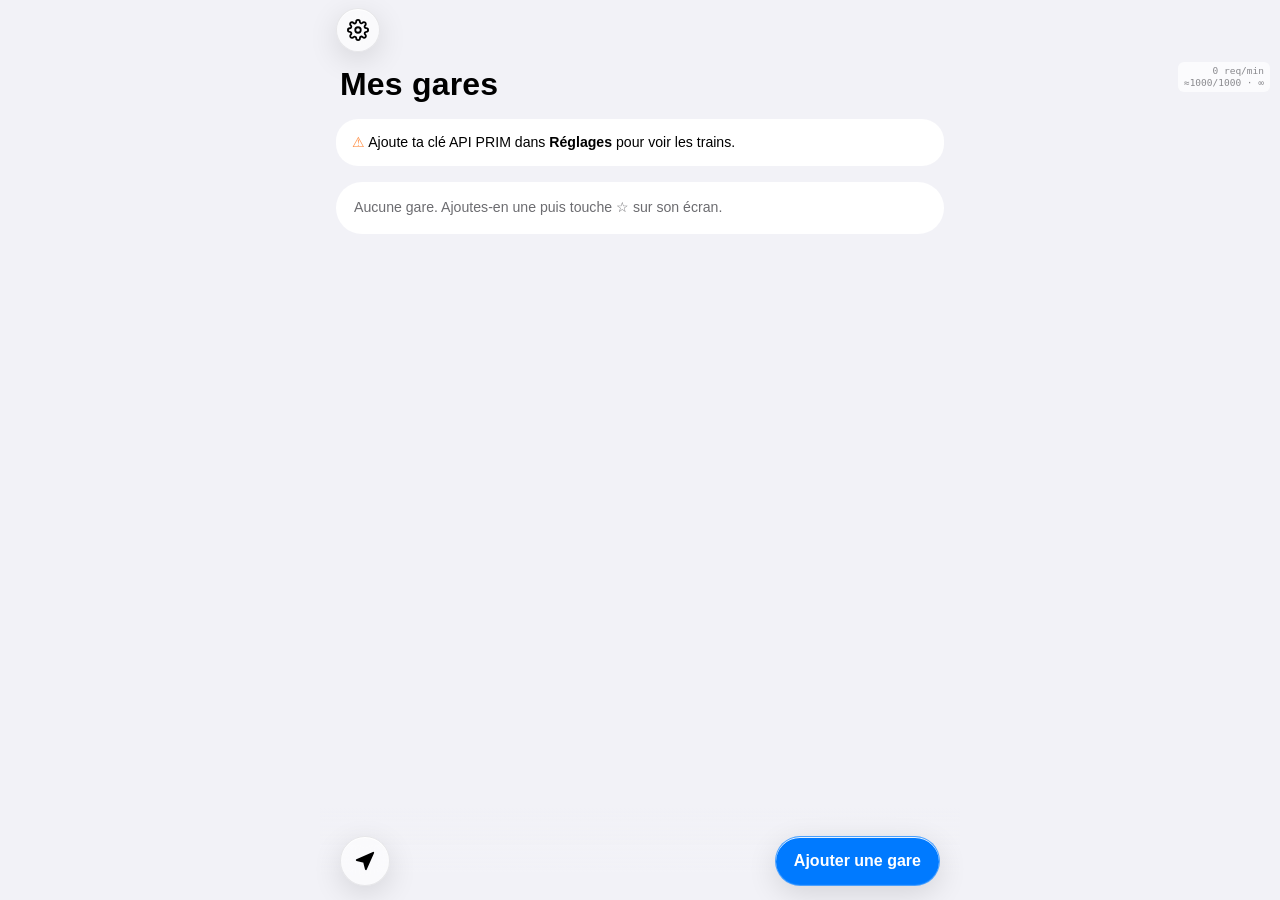
<file: index.html>
<!doctype html>
<html lang="fr">
<head>
  <meta charset="utf-8">
  <meta name="viewport" content="width=device-width, initial-scale=1, viewport-fit=cover">
  <title>Prochains trains</title>
  <meta name="theme-color" content="#f2f2f7" media="(prefers-color-scheme: light)">
  <meta name="theme-color" content="#000000" media="(prefers-color-scheme: dark)">
  <!-- Pour l'installation sur l'écran d'accueil de l'iPhone -->
  <meta name="apple-mobile-web-app-capable" content="yes">
  <meta name="mobile-web-app-capable" content="yes">
  <meta name="apple-mobile-web-app-status-bar-style" content="black-translucent">
  <script>
    // Barre d'état de l'iPhone : texte blanc translucide en mode sombre, texte noir en mode clair
    if (matchMedia("(prefers-color-scheme: light)").matches) {
      document.querySelector('meta[name="apple-mobile-web-app-status-bar-style"]').content = "default";
    }
  </script>
  <meta name="apple-mobile-web-app-title" content="Prochains trains">
  <link rel="apple-touch-icon" sizes="180x180" href="icons/icon-180.png">
  <link rel="icon" type="image/png" sizes="32x32" href="icons/icon-32.png">
  <link rel="manifest" href="manifest.webmanifest">
  <link rel="stylesheet" href="css/style.css">
</head>
<body>
  <div id="app" class="app"></div>

  <dialog id="settings-dialog">
    <form method="dialog">
      <h2>Réglages</h2>
      <label for="api-key">Clé API PRIM</label>
      <input id="api-key" type="password" autocomplete="off" spellcheck="false" placeholder="Colle ta clé ici">
      <p class="hint">La clé reste enregistrée sur cet appareil uniquement. Tu la trouves sur prim.iledefrance-mobilites.fr, dans « Mes jetons d'authentification ».</p>

      <h3 class="dialog-section">Mes gares</h3>
      <div class="dialog-row">
        <button type="button" class="secondary" id="export-favs">Exporter</button>
        <button type="button" class="secondary" id="import-favs">Importer</button>
        <input type="file" id="import-file" accept="application/json,.json" hidden>
      </div>
      <p class="hint" id="favs-status">Sauvegarde tes gares favorites dans un fichier, pour les retrouver sur un autre appareil ou après avoir réinstallé l'app.</p>
      <h3 class="dialog-section">Widget</h3>
      <button type="button" class="dialog-link" id="install-widget">Installer le widget Scriptable <span aria-hidden="true">›</span></button>
      <button type="button" class="dialog-link" id="open-widget">Emploi du temps du widget <span aria-hidden="true">›</span></button>
      <p class="hint" id="widget-status">Enregistre le script puis l'export dans <b>iCloud Drive › Scriptable</b> : le widget apparaît dans Scriptable.</p>
      <p class="hint version">Version publiée le <span id="app-version">—</span> · <span id="offline-status">…</span></p>
      <div class="dialog-actions">
        <button value="cancel" type="submit" class="secondary">Annuler</button>
        <button value="save" type="submit">Enregistrer</button>
      </div>
    </form>
  </dialog>

  <script type="module" src="js/app.js"></script>
</body>
</html>
</file>
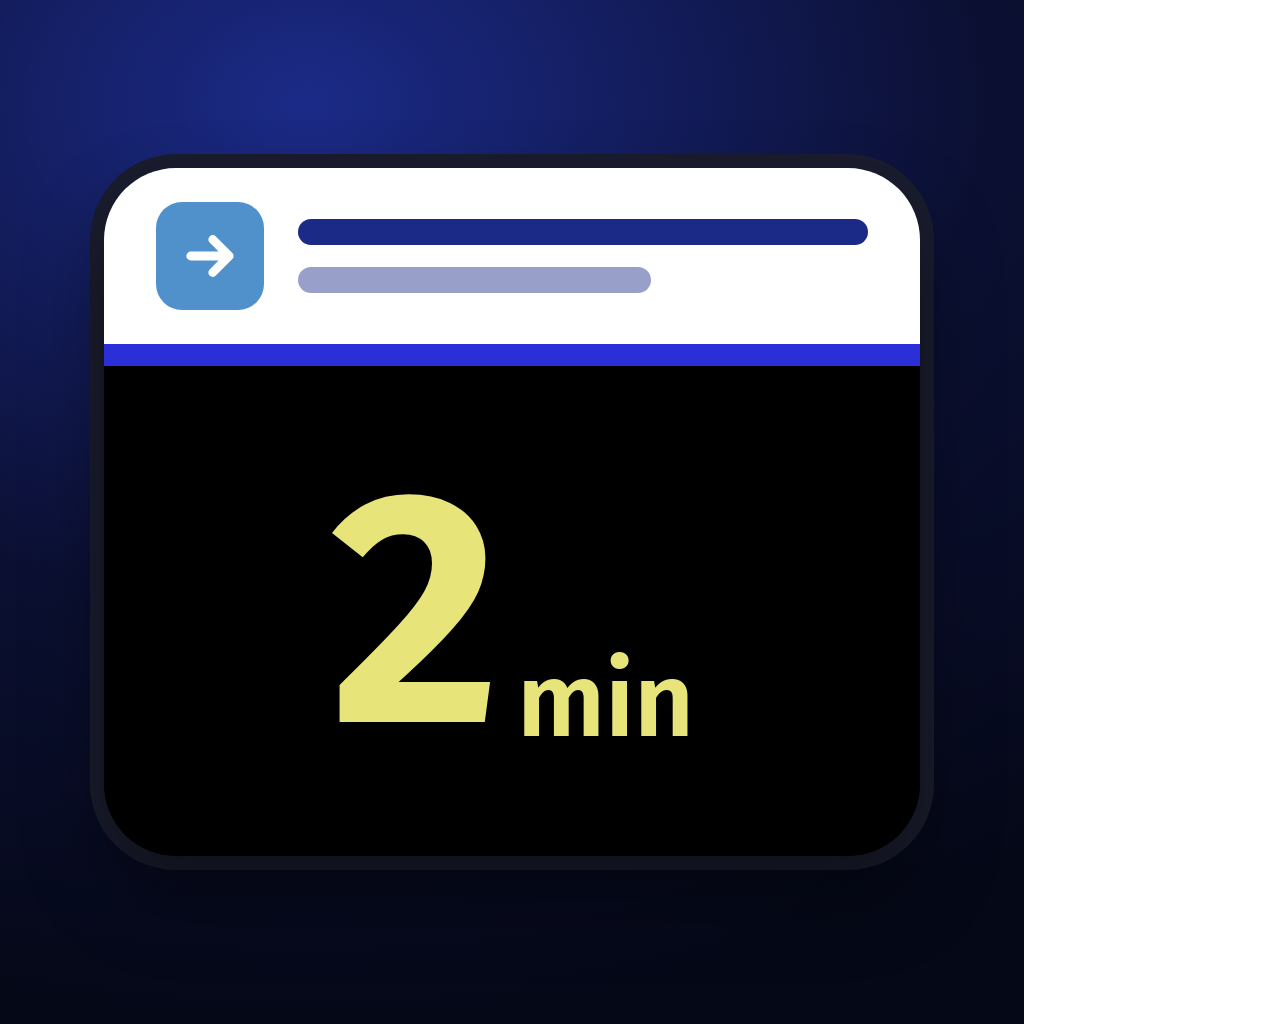
<file: tools/icone.html>
<!doctype html>
<html><head><meta charset="utf-8">
<style>
  @font-face { font-family: "Fira Sans"; font-weight: 700; src: url("../fonts/fira-sans-700.woff2") format("woff2"); }
  @font-face { font-family: "Fira Sans"; font-weight: 600; src: url("../fonts/fira-sans-600.woff2") format("woff2"); }
  html, body { margin: 0; }
  .icon {
    position: relative; width: 1024px; height: 1024px; overflow: hidden;
    background: radial-gradient(120% 90% at 30% 10%, #1b2a87 0%, #0b1033 55%, #050817 100%);
    font-family: "Fira Sans", sans-serif;
  }
  /* L'écran de quai */
  .screen {
    position: absolute; left: 104px; right: 104px; top: 168px; bottom: 168px;
    border-radius: 72px; overflow: hidden;
    box-shadow: 0 40px 80px rgba(0,0,0,.45), 0 0 0 14px #1a1d2e;
    display: flex; flex-direction: column;
  }
  .head { height: 176px; background: #fff; display: flex; align-items: center; gap: 34px; padding: 0 52px; }
  .line { width: 108px; height: 108px; border-radius: 26px; background: #5091cb; display: grid; place-items: center; }
  .line svg { width: 66px; height: 66px; }
  .bars { flex: 1; display: grid; gap: 22px; }
  .bars i { display: block; height: 26px; border-radius: 13px; background: #1b2a87; }
  .bars i:last-child { width: 62%; opacity: .45; }
  .stripe { height: 22px; background: #2a2fd8; }
  .body { flex: 1; background: #000; display: flex; align-items: center; justify-content: center; gap: 22px; }
  .num { color: #e7e47a; font-weight: 700; font-size: 330px; line-height: 1; letter-spacing: -6px; }
  .unit { color: #e7e47a; font-weight: 600; font-size: 104px; align-self: flex-end; margin-bottom: 92px; }
</style></head>
<body>
  <div class="icon">
    <div class="screen">
      <div class="head">
        <div class="line"><svg viewBox="0 0 24 24" fill="none" stroke="#fff" stroke-width="3.2" stroke-linecap="round" stroke-linejoin="round"><path d="M5 12h13M13 6l6 6-6 6"/></svg></div>
        <div class="bars"><i></i><i></i></div>
      </div>
      <div class="stripe"></div>
      <div class="body"><span class="num">2</span><span class="unit">min</span></div>
    </div>
  </div>
</body></html>
</file>
<file: css/style.css>
/* ==========================================================
   Prochains trains — styles
   1. Base et pages (accueil, choix de ligne, choix de gare)
   2. Pastilles de ligne (RER / métro)
   3. Écran de quai RER  (fond lavande, minutes en jaune sur noir)
   4. Écran de quai métro (en-tête bleu, « 1er métro / 2e métro »)
   Les tailles des écrans sont en « cqw » (1 % de la largeur de l'écran)
   pour garder les proportions d'un vrai écran sur téléphone comme sur PC.
   ========================================================== */
/* Police des écrans de quai, hébergée dans l'app (plus de requête vers Google, marche hors connexion).
   Fira Sans, licence SIL Open Font License (fonts/LICENSE-OFL.txt). */
@font-face { font-family: "Fira Sans"; font-style: normal; font-weight: 400; font-display: swap; src: url("../fonts/fira-sans-400.woff2") format("woff2"); }
@font-face { font-family: "Fira Sans"; font-style: normal; font-weight: 500; font-display: swap; src: url("../fonts/fira-sans-500.woff2") format("woff2"); }
@font-face { font-family: "Fira Sans"; font-style: normal; font-weight: 600; font-display: swap; src: url("../fonts/fira-sans-600.woff2") format("woff2"); }
@font-face { font-family: "Fira Sans"; font-style: normal; font-weight: 700; font-display: swap; src: url("../fonts/fira-sans-700.woff2") format("woff2"); }

:root {
  /* Pages de l'app : palette sombre d'iOS */
  --app-bg: #000000;
  --app-panel: #1c1c1e;
  --app-press: #2c2c2e;
  --app-line: #38383a;
  --app-text: #ffffff;
  --app-muted: #8e8e93;
  --accent: #0a84ff;
  --star: #ffd60a;
  /* Couleurs qui changent avec le thème clair / sombre */
  --glass-bg: rgba(120, 120, 128, 0.26);
  --glass-press: rgba(160, 160, 170, 0.36);
  --glass-border: rgba(255, 255, 255, 0.16);
  --glass-highlight: rgba(255, 255, 255, 0.22);
  --glass-shadow: rgba(0, 0, 0, 0.35);
  --separator: rgba(255, 255, 255, 0.12);
  --chevron: rgba(255, 255, 255, 0.35);
  --soft-fill: rgba(255, 255, 255, 0.12);
  --soft-press: rgba(255, 255, 255, 0.2);
  --board-bg: #050505;
  --hud-bg: rgba(0, 0, 0, 0.45);
  --hud-fg: rgba(255, 255, 255, 0.45);
  --toast-bg: rgba(40, 40, 46, 0.92);
  --toast-fg: #ffffff;

  /* Écran RER (fond blanc, texte bleu foncé) */
  --rer-head: #ffffff;
  --rer-bg: #e2e6f3; /* lignes de trains : gris bleuté léger */
  --rer-sep: #c9cdd8;
  --rer-ink: #1b2a87;
  --rer-mission: #2635aa;

  /* Écran métro (bandeaux blancs, corps noir) */
  --metro-blue: #ffffff;
  --metro-stripe: #1b2a87;
  --metro-ink: #1b2a87;
  --metro-body: #000000;
  --metro-label: #e6e8ef;

  /* Communs */
  --wait-bg: #0d0d10;
  --wait-ink: #e7e47a;
  --alert: #ff8a3d;

  /* Police des écrans de quai (proche de la Parisine des vrais écrans) */
  --font: "Fira Sans", "Helvetica Neue", Arial, sans-serif;
  /* Police de l'app : celle du système (SF Pro sur iPhone) */
  --ui-font: -apple-system, BlinkMacSystemFont, "SF Pro Text", "Segoe UI", Roboto, "Helvetica Neue", Arial, sans-serif;
  color-scheme: dark;
}

/* ---------- Mode clair : suit le réglage de l'iPhone ---------- */
@media (prefers-color-scheme: light) {
  :root {
    --app-bg: #f2f2f7;
    --app-panel: #ffffff;
    --app-press: #e5e5ea;
    --app-line: #c6c6c8;
    --app-text: #000000;
    --app-muted: #6c6c70;
    --accent: #007aff;
    --star: #ffcc00;
    --glass-bg: rgba(255, 255, 255, 0.62);
    --glass-press: rgba(255, 255, 255, 0.85);
    --glass-border: rgba(0, 0, 0, 0.08);
    --glass-highlight: rgba(255, 255, 255, 0.9);
    --glass-shadow: rgba(0, 0, 0, 0.12);
    --separator: rgba(60, 60, 67, 0.18);
    --chevron: rgba(60, 60, 67, 0.3);
    --soft-fill: rgba(120, 120, 128, 0.14);
    --soft-press: rgba(120, 120, 128, 0.24);
    --board-bg: #e5e5ea;
    --hud-bg: rgba(255, 255, 255, 0.7);
    --hud-fg: rgba(60, 60, 67, 0.6);
    --toast-bg: rgba(255, 255, 255, 0.92);
    --toast-fg: #000000;
    color-scheme: light;
  }
}

* { box-sizing: border-box; }

/* Taille du texte = réglage « Taille du texte » de l'iPhone (Dynamic Type) */
html {
  font-size: 17px;
  font: -apple-system-body;
}

html, body {
  margin: 0;
  min-height: 100%;
  background: var(--app-bg);
  color: var(--app-text);
  font-family: var(--ui-font);
  font-size: 1rem;
  -webkit-font-smoothing: antialiased;
  -webkit-tap-highlight-color: transparent;
}
a { color: inherit; text-decoration: none; }
button { font: inherit; color: inherit; cursor: pointer; }

.app {
  /* dvh = hauteur réellement visible sur iPhone (100vh y est trop grand) */
  min-height: 100vh;
  min-height: 100dvh;
  padding: env(safe-area-inset-top) env(safe-area-inset-right) env(safe-area-inset-bottom) env(safe-area-inset-left);
}

/* ---------- 1. Pages : style Liquid Glass (iOS 26 / 27) ---------- */
/* Matière « verre » : translucide, floutée, liseré lumineux en haut */
/* Règle Liquid Glass : le verre est réservé à la couche de navigation (boutons et barres
   flottants). Le contenu (cartes, listes) reste sur des fonds pleins, et jamais de verre sur du verre. */
.glass-btn {
  background: var(--glass-bg);
  -webkit-backdrop-filter: blur(28px) saturate(180%);
  backdrop-filter: blur(28px) saturate(180%);
  border: 0.5px solid var(--glass-border);
  box-shadow:
    inset 0 1px 0 var(--glass-highlight),
    inset 0 -1px 0 rgba(255, 255, 255, 0.04),
    0 8px 30px var(--glass-shadow);
}

/* Contenu : fonds pleins façon listes groupées d'iOS */
.glass,
.group,
.line-tile,
.search,
.notice {
  background: var(--app-panel);
}

.page { max-width: 640px; margin: 0 auto; padding-bottom: 120px; }

.navbar {
  position: sticky;
  top: 0;
  z-index: 3;
  display: grid;
  grid-template-columns: 1fr auto 1fr;
  align-items: center;
  gap: 8px;
  min-height: 60px;
  padding: 8px 16px;
  /* Fondu doux : le contenu s'efface sous les boutons flottants (scroll edge effect) */
  background: linear-gradient(var(--app-bg) 55%, transparent);
}
.nav-left { justify-self: start; display: flex; align-items: center; gap: 8px; }
.nav-right { justify-self: end; display: flex; align-items: center; gap: 8px; }
.nav-title {
  margin: 0;
  max-width: 55vw;
  font-size: 1.0rem;
  font-weight: 600;
  white-space: nowrap;
  overflow: hidden;
  text-overflow: ellipsis;
  display: flex;
  align-items: center;
  gap: 8px;
}

/* Boutons en verre : ronds pour les icônes, en gélule pour le texte */
.glass-btn {
  display: inline-flex;
  align-items: center;
  justify-content: center;
  gap: 6px;
  height: 44px;
  padding: 0 18px;
  border-radius: 22px;
  color: var(--app-text);
  font-size: 1.0rem;
  font-weight: 500;
  transition: transform 0.35s cubic-bezier(0.34, 1.56, 0.64, 1), background 0.2s ease;
}
.glass-btn.round { width: 44px; padding: 0; }
.glass-btn:active { transform: scale(1.08); background: var(--glass-press); transition-duration: 0.12s; }
/* Teinte : uniquement l'action principale de l'écran */
.glass-btn.is-tinted { background: var(--accent); border-color: rgba(255, 255, 255, 0.28); color: #fff; font-weight: 600; }
.nav-star { color: var(--star); }

.large-title { margin: 6px 20px 16px; font-size: 2.0rem; font-weight: 700; letter-spacing: 0.2px; }

.group-label {
  margin: 24px 32px 8px;
  font-size: 0.765rem;
  font-weight: 600;
  text-transform: uppercase;
  letter-spacing: 0.4px;
  color: var(--app-muted);
}
.group-footer { margin: 10px 32px 0; color: var(--app-muted); font-size: 0.765rem; line-height: 1.4; }

/* Liste en carte de verre, séparateurs décalés */
.group {
  margin: 0 16px;
  padding: 0;
  list-style: none;
  border-radius: 26px;
  overflow: hidden;
}
.group + .group { margin-top: 20px; }
.list-item {
  position: relative;
  display: flex;
  align-items: center;
  gap: 12px;
  min-height: 54px;
  padding: 8px 18px;
}
.list-item + .list-item::before {
  content: "";
  position: absolute;
  top: 0;
  left: 18px;
  right: 18px;
  border-top: 0.5px solid var(--separator);
}
.list-item:active { background: var(--app-press); }
.list-item-name { flex: 1; min-width: 0; font-size: 1.0rem; line-height: 1.25; }
.distance { color: var(--app-muted); font-size: 0.882rem; }
.chevron { color: var(--chevron); font-size: 1.294rem; font-weight: 300; }

.empty { margin: 0; padding: 16px 18px; color: var(--app-muted); font-size: 0.882rem; line-height: 1.4; list-style: none; }
.glass.empty { border-radius: 26px; }
.notice {
  margin: 0 16px 16px;
  padding: 14px 16px;
  border-radius: 22px;
  color: var(--app-text);
  font-size: 0.882rem;
  line-height: 1.35;
}
.notice::before { content: "⚠︎ "; color: var(--alert); }

.line-grid {
  display: grid;
  grid-template-columns: repeat(auto-fill, minmax(96px, 1fr));
  gap: 10px;
  margin: 0 16px;
}
.line-tile {
  display: grid;
  place-items: center;
  padding: 14px 4px;
  border-radius: 22px;
  transition: transform 0.15s ease;
}
.line-tile:active { background: var(--app-press); }

.search-row { display: flex; gap: 8px; margin: 4px 16px 16px; }
.search {
  flex: 1;
  min-width: 0;
  height: 44px;
  padding: 0 18px;
  border-radius: 22px;
  color: var(--app-text);
  font: inherit;
  font-size: 1.0rem; /* 16 px minimum : évite le zoom automatique de Safari */
}
.search::placeholder { color: var(--app-muted); }

/* Barre flottante en bas : deux groupes séparés, jamais icône + texte dans le même groupe */
.toolbar {
  position: fixed;
  left: 0;
  right: 0;
  bottom: 0;
  z-index: 4;
  display: flex;
  justify-content: space-between;
  align-items: center;
  max-width: 640px;
  margin: 0 auto;
  padding: 28px 20px calc(14px + env(safe-area-inset-bottom));
  pointer-events: none;
  /* Fondu doux sous la barre (scroll edge effect du bas) */
  background: linear-gradient(transparent, var(--app-bg) 70%);
}
.toolbar > * { pointer-events: auto; }
.toolbar .glass-btn { height: 50px; border-radius: 25px; }
.toolbar .glass-btn.round { width: 50px; }

/* ---------- Favoris : une carte de verre par gare, avec aperçu ---------- */
.fav-list { display: grid; gap: 12px; margin: 0 16px; padding: 0; list-style: none; }
.fav-card { position: relative; border-radius: 26px; overflow: hidden; background: var(--app-panel); }
.fav-head { display: flex; align-items: center; }
.fav-link { flex: 1; min-width: 0; display: flex; align-items: center; gap: 12px; padding: 14px 4px 14px 18px; }
.fav-link:active, .fav-preview-link:active { background: var(--app-press); }
/* Chevron : pointe à droite replié, tourne vers le bas déplié */
.fav-toggle {
  flex: none;
  display: grid;
  place-items: center;
  width: 44px;
  height: 44px;
  margin-right: 8px;
  padding: 0;
  border: 0;
  border-radius: 22px;
  background: none;
  color: var(--app-muted);
}
.fav-toggle:active { background: var(--app-press); }
.fav-toggle svg { transition: transform 0.25s ease; }
.fav-card.is-open .fav-toggle svg { transform: rotate(90deg); }
.fav-preview-link { display: block; padding: 0 16px 16px; }
.fav-preview-link .preview { margin-top: 0; }
.fav-name { flex: 1; min-width: 0; font-size: 1.0rem; font-weight: 600; line-height: 1.25; }

.fav-card.is-editing { display: flex; align-items: center; gap: 12px; padding: 14px 16px; }
.fav-delete {
  flex: none;
  display: grid;
  place-items: center;
  width: 24px;
  height: 24px;
  padding: 0;
  border: 0;
  border-radius: 50%;
  background: #ff453a;
  color: #fff;
  font-size: 1.059rem;
  font-weight: 700;
  line-height: 1;
}
.drag-handle {
  flex: none;
  padding: 8px 2px 8px 14px;
  color: var(--chevron);
  font-size: 1.294rem;
  line-height: 1;
  touch-action: none; /* le doigt déplace la gare au lieu de faire défiler */
  cursor: grab;
}
.fav-card.dragging { transform: scale(1.03); background: var(--app-press); box-shadow: 0 10px 30px rgba(0, 0, 0, 0.6); z-index: 2; }

/* Mini écran : une ligne par direction, dans le style des écrans de quai */
.preview {
  margin-top: 12px;
  border-radius: 10px; /* concentrique : 26 px de la carte − 16 px de marge */
  overflow: hidden;
  font-family: var(--font);
}
.preview:empty { display: none; }
.pv-row { display: flex; align-items: stretch; min-height: 34px; }
.pv-row + .pv-row { border-top: 1px solid var(--rer-sep); }
.pv-dest {
  flex: 1;
  min-width: 0;
  display: flex;
  align-items: center;
  gap: 8px;
  padding: 0 10px;
  font-size: 15px;
  font-weight: 600;
  white-space: nowrap;
}
.pv-dest .dest-name { overflow: hidden; text-overflow: ellipsis; }
.pv-mission { flex: none; padding: 1px 5px; background: var(--rer-mission); color: #fff; font-size: 11px; font-weight: 500; }
.pv-rer { background: var(--rer-bg); color: var(--rer-ink); }
.pv-metro { background: var(--metro-blue); color: var(--metro-ink); }
.pv-wait {
  flex: none;
  display: flex;
  align-items: center;
  justify-content: center;
  gap: 3px;
  min-width: 58px;
  padding: 0 8px;
  background: var(--wait-bg);
  color: var(--wait-ink);
  font-size: 19px;
  font-weight: 600;
  font-variant-numeric: tabular-nums;
}
.pv-wait small { font-size: 11px; font-weight: 500; }
.pv-wait.is-text { font-size: 12px; }
.pv-wait.is-alert { color: var(--alert); }
.pv-metro .pv-wait { min-width: 84px; }
.pv-sep { width: 1px; height: 16px; margin: 0 6px; background: var(--metro-label); opacity: 0.6; }
.pv-row .airport-chip { font-size: 10px; }
.pv-status { padding: 8px 10px; background: var(--rer-bg); color: var(--rer-ink); font-size: 13px; }

/* ---------- 2. Pastilles de ligne ---------- */
.badge {
  --size: 30px;
  display: inline-flex;
  align-items: center;
  gap: calc(var(--size) * 0.12);
  flex: none;
  font-weight: 700;
  line-height: 1;
}
.badge.big { --size: 40px; }
.badge.tiny { --size: 14px; }
.badge-mode,
.badge-line {
  display: grid;
  place-items: center;
  height: var(--size);
}
/* RER : carré arrondi « RER » en contour + carré plein de la couleur de la ligne */
.badge-rer .badge-mode {
  padding: 0 calc(var(--size) * 0.14);
  border: calc(var(--size) * 0.07) solid currentColor;
  border-radius: calc(var(--size) * 0.22);
  font-size: calc(var(--size) * 0.42);
}
.badge-rer .badge-line {
  width: var(--size);
  border-radius: calc(var(--size) * 0.22);
  background: var(--line);
  color: var(--line-text);
  font-size: calc(var(--size) * 0.72);
}
/* Métro : cercle « M » en contour + cercle plein avec le numéro */
.badge-metro .badge-mode {
  width: var(--size);
  border: calc(var(--size) * 0.08) solid currentColor;
  border-radius: 50%;
  font-size: calc(var(--size) * 0.6);
}
.badge-metro .badge-line {
  min-width: var(--size);
  padding: 0 calc(var(--size) * 0.08);
  border-radius: calc(var(--size) / 2);
  background: var(--line);
  color: var(--line-text);
  font-size: calc(var(--size) * 0.56);
}
.badge-metro .badge-line.is-long { font-size: calc(var(--size) * 0.4); }

/* Bus : rectangle « BUS » en contour + rectangle de la couleur de la ligne avec le numéro */
.badge-bus .badge-mode {
  padding: 0 calc(var(--size) * 0.12);
  border: calc(var(--size) * 0.07) solid currentColor;
  border-radius: calc(var(--size) * 0.12);
  font-size: calc(var(--size) * 0.4);
}
.badge-bus .badge-line {
  min-width: calc(var(--size) * 1.3);
  padding: 0 calc(var(--size) * 0.15);
  border-radius: calc(var(--size) * 0.12);
  background: var(--line);
  color: var(--line-text);
  font-size: calc(var(--size) * 0.56);
  white-space: nowrap;
}
.badge-bus .badge-line.is-long { font-size: calc(var(--size) * 0.42); }

/* ---------- Écran de quai : cadre commun ---------- */
.board-page { background: var(--board-bg); }
.board-page .navbar { background: linear-gradient(var(--board-bg) 60%, transparent); }

.screens {
  display: grid;
  gap: 14px;
  padding: 14px 10px 24px;
}
@media (min-width: 900px) {
  .screens { grid-template-columns: repeat(auto-fit, minmax(420px, 1fr)); padding: 20px; gap: 20px; }
}

.screen {
  container-type: inline-size;
  font-family: var(--font);
  overflow: hidden;
  border: 1.5cqw solid #151515;
  border-radius: 2.5cqw;
  box-shadow: 0 0 0 1px #2a2a2a;
}

.screen-clock {
  align-self: flex-start;
  padding: 1cqw 2cqw;
  background: var(--wait-bg);
  color: var(--wait-ink);
  font-size: 5cqw;
  font-weight: 500;
  font-variant-numeric: tabular-nums;
  line-height: 1;
}
.clock-colon { animation: colon 2s steps(1) infinite; }
@keyframes colon { 50% { opacity: 0; } }

.screen-info {
  display: flex;
  gap: 3cqw;
  min-height: 15cqw;
  padding: 2cqw 3cqw;
  background: var(--rer-head);
  color: var(--rer-ink);
  border-top: 0.35cqw solid var(--rer-sep);
}
.info-side { display: flex; flex-direction: column; align-items: center; gap: 1.2cqw; }
.info-icon {
  display: grid;
  place-items: center;
  width: 5.5cqw;
  height: 5.5cqw;
  border: 0.5cqw solid currentColor;
  border-radius: 0.6cqw;
  font-family: Georgia, serif;
  font-size: 4cqw;
  font-weight: 700;
}
.info-side .badge.tiny { --size: 2.6cqw; }
.info-text {
  margin: 0;
  font-size: 3.4cqw;
  font-weight: 500;
  line-height: 1.3;
  display: -webkit-box;
  -webkit-line-clamp: 3;
  -webkit-box-orient: vertical;
  overflow: hidden;
}

/* ---------- 3. Écran RER ---------- */
.rer-screen { background: var(--rer-bg); color: var(--rer-ink); }

.rer-head {
  display: flex;
  align-items: center;
  gap: 2.5cqw;
  min-height: 15cqw;
  padding: 0 0 0 2.5cqw;
  background: var(--rer-head);
  color: #2b2b3c;
}
.rer-head .badge.big { --size: 8.5cqw; }
.head-dest {
  flex: 1;
  min-width: 0;
  padding: 1.5cqw 0;
  color: var(--rer-ink);
  font-size: 4.6cqw;
  font-weight: 600;
  line-height: 1.15;
}
.head-dest-line,
.rer-dest,
.metro-dest { display: flex; align-items: center; min-width: 0; white-space: nowrap; }
.dest-name { min-width: 0; overflow: hidden; text-overflow: ellipsis; }
.airport-chip { flex: none; }

.airport-chip {
  display: inline-flex;
  align-items: center;
  gap: 0.6cqw;
  margin-left: 0.8cqw;
  padding: 0.2cqw 1cqw 0.2cqw 0.3cqw;
  border-radius: 0.4cqw;
  background: #a08e2c;
  color: #fff;
  font-size: 0.55em;
  font-weight: 600;
  vertical-align: 0.25em;
}
.airport-plane {
  display: grid;
  place-items: center;
  width: 1.4em;
  height: 1.4em;
  background: #f1d54a;
  color: #2a2400;
  border-radius: 0.15em;
  font-size: 0.85em;
}

.rer-rows { list-style: none; margin: 0; padding: 0; }
.rer-row {
  display: grid;
  grid-template-columns: 14cqw minmax(0, 1fr) 11cqw 12cqw;
  align-items: center;
  gap: 2cqw;
  height: 12cqw;
  padding-right: 2cqw;
  border-top: 0.35cqw solid var(--rer-sep);
}
.rer-mission {
  align-self: center;
  padding: 0.6cqw 1cqw;
  background: var(--rer-mission);
  color: #fff;
  font-size: 2.8cqw;
  font-weight: 500;
  letter-spacing: 0.1cqw;
  white-space: nowrap;
  overflow: hidden;
}
.rer-mission:empty { visibility: hidden; }
.rer-dest {
  font-size: 4.6cqw;
  font-weight: 600;
  white-space: nowrap;
  overflow: hidden;
  text-overflow: ellipsis;
}
/* Destination + desserte du train sur deux lignes */
.rer-dest-cell { display: flex; flex-direction: column; justify-content: center; gap: 0.5cqw; min-width: 0; }
.rer-stops {
  font-size: 2.4cqw;
  font-weight: 500;
  white-space: nowrap;
  overflow: hidden;
  text-overflow: ellipsis;
  opacity: 0.75;
}
.rer-stops.is-direct { opacity: 1; font-weight: 600; color: var(--rer-mission); }
.rer-row.is-terminus .rer-dest,
.rer-row.is-skipping .rer-dest { opacity: 0.55; }
.rer-row.is-terminus .rer-stops,
.rer-row.is-skipping .rer-stops { opacity: 1; font-weight: 600; color: #b23a00; }
.rer-row.is-terminus,
.rer-row.is-skipping { cursor: default; }
.rer-wait {
  display: flex;
  flex-direction: column;
  align-items: center;
  justify-content: center;
  height: 100%;
  background: var(--wait-bg);
  color: var(--wait-ink);
  font-weight: 600;
  line-height: 1;
}
.wait-num { font-size: 7cqw; font-variant-numeric: tabular-nums; }
.wait-unit { font-size: 2.4cqw; font-weight: 500; }
.wait-text { font-size: 2.8cqw; text-align: center; }
.wait-text.is-alert { color: var(--alert); }
.wait-text.is-passing { font-size: 2.6cqw; line-height: 1.1; }
.rer-notes { display: flex; flex-direction: column; gap: 0.6cqw; font-size: 2.6cqw; font-weight: 500; }
.row-note.is-alert { color: #b23a00; font-weight: 600; }
.row-voie b { font-size: 3.6cqw; }
.rer-row.is-cancelled .rer-dest { text-decoration: line-through; opacity: 0.6; }
.rer-row.is-empty .rer-wait { background: transparent; }

/* ---------- 4. Écran métro ---------- */
.metro-screen { background: var(--metro-body); }

.metro-head {
  display: flex;
  align-items: center;
  gap: 2.5cqw;
  min-height: 14cqw;
  padding-left: 2.5cqw;
  background: var(--metro-blue);
  border-bottom: 1.6cqw solid var(--metro-stripe);
  color: var(--metro-ink);
}
.metro-head .badge.big { --size: 8cqw; }
.metro-dest {
  flex: 1;
  min-width: 0;
  font-size: 6.2cqw;
  font-weight: 600;
  white-space: nowrap;
  overflow: hidden;
  text-overflow: ellipsis;
}
.screen-clock.is-metro {
  align-self: center;
  margin-right: 1.5cqw;
  padding: 1.5cqw 2cqw;
  background: #2c2d36;
  color: #eef0e2;
}

.metro-body {
  display: grid;
  grid-template-columns: 1fr auto 1fr;
  min-height: 34cqw;
  padding: 2cqw 2.5cqw 3cqw;
}
.metro-cell { display: flex; flex-direction: column; }
.metro-label { color: var(--metro-label); font-size: 3.4cqw; font-weight: 500; }
.metro-label sup { font-size: 0.6em; }
.metro-num {
  flex: 1;
  display: grid;
  place-items: center;
  color: var(--wait-ink);
  font-size: 22cqw;
  font-weight: 600;
  line-height: 1;
  font-variant-numeric: tabular-nums;
}
.metro-num.is-small { font-size: 15cqw; }
.metro-sep { width: 0.5cqw; margin: 5cqw 0 1cqw; background: var(--metro-label); }

.screen-info.is-metro { background: var(--metro-blue); color: var(--metro-ink); }

/* ---------- Fenêtre de réglages ---------- */
dialog {
  width: min(420px, calc(100% - 32px));
  border: 1px solid var(--app-line);
  border-radius: 12px;
  background: var(--app-panel);
  color: var(--app-text);
  padding: 20px;
}
dialog::backdrop { background: rgba(2, 6, 25, 0.7); }
dialog h2 { margin: 0 0 14px; font-size: 22px; }
dialog label { display: block; font-weight: 600; margin-bottom: 6px; }
dialog input {
  width: 100%;
  padding: 10px;
  border: 1px solid var(--app-line);
  border-radius: 8px;
  background: var(--app-bg);
  color: var(--app-text);
  font: inherit;
  font-size: 16px;
}
.hint { color: var(--app-muted); font-size: 14px; line-height: 1.35; }
.dialog-actions { display: flex; justify-content: flex-end; gap: 10px; margin-top: 16px; }
.dialog-actions button {
  padding: 8px 16px;
  border: 0;
  border-radius: 8px;
  background: var(--accent);
  color: #ffffff;
  font-weight: 700;
}
.dialog-actions button.secondary { background: var(--soft-fill); color: var(--app-text); }

@media (prefers-reduced-motion: reduce) {
  .clock-colon { animation: none; }
}

/* ---------- Plan de ligne (PDF officiel) sous les écrans ---------- */
.line-plan { margin: 0 10px 28px; }
.plan-head { display: flex; align-items: center; justify-content: space-between; margin-bottom: 8px; }
.plan-title {
  margin: 0;
  font-size: 14px;
  font-weight: 600;
  text-transform: uppercase;
  letter-spacing: 1px;
  color: var(--app-muted);
}
.plan-toggle {
  padding: 6px 14px;
  border: 0;
  border-radius: 16px;
  background: var(--soft-fill);
  color: var(--app-text);
  font-size: 14px;
  font-weight: 500;
}
.plan-strip {
  overflow-x: auto;
  overflow-y: hidden;
  border-radius: 10px;
  background: #ffffff;
  -webkit-overflow-scrolling: touch;
}
.plan-canvas { display: block; }
.plan-status { margin: 0; padding: 60px 16px; color: #555; font-size: 15px; text-align: center; }
.plan-credit { margin: 6px 2px 0; color: #777; font-size: 12px; }
.plan-credit a { text-decoration: underline; }
html:has(.board-page),
body:has(.board-page) { background: var(--board-bg); }
.plan-open {
  display: inline-block;
  margin-top: 10px;
  padding: 8px 16px;
  border-radius: 8px;
  background: var(--accent);
  color: #ffffff;
  font-weight: 700;
}
.plan-svg { display: block; }
.plan-svg a { cursor: pointer; }

/* ---------- Accessibilité du verre ---------- */
/* Réglages → Accessibilité → Affichage et taille du texte */
@media (prefers-reduced-transparency: reduce) {
  .glass-btn { background: #2c2c2e; -webkit-backdrop-filter: none; backdrop-filter: none; }
}
@media (prefers-contrast: more) {
  .glass-btn { background: #000; border: 1.5px solid #fff; box-shadow: none; -webkit-backdrop-filter: none; backdrop-filter: none; }
  .glass-btn.is-tinted { background: #0040dd; }
}
@media (prefers-reduced-motion: reduce) {
  .glass-btn, .glass-btn:active { transition: none; transform: none; }
}

/* Réglages : section Mes gares */
.dialog-section { margin: 20px 0 8px; font-size: 1rem; font-weight: 600; }
.dialog-row { display: flex; gap: 10px; }
.dialog-row button {
  flex: 1;
  padding: 10px;
  border: 0;
  border-radius: 10px;
  background: var(--soft-fill);
  color: var(--app-text);
  font-weight: 600;
}
.dialog-row button:active { background: var(--soft-press); }
.hint.version { margin-top: 16px; font-size: 12px; opacity: 0.7; }

/* ---------- « Je monte dans ce train » ---------- */
.rer-screen .rer-row[data-train] { cursor: pointer; }
.rer-screen .rer-row[data-train]:active { filter: brightness(0.92); }

/* display: flex seulement quand la fenêtre est ouverte, sinon elle resterait visible une fois fermée */
.trip-dialog { max-height: 80vh; flex-direction: column; }
.trip-dialog[open] { display: flex; }
.trip-dialog .search { width: 100%; margin: 4px 0 10px; }
.trip-train-info { display: flex; align-items: center; gap: 8px; flex-wrap: wrap; margin: 0 0 12px; color: var(--app-muted); font-size: 0.88rem; }
.trip-train-info b { color: var(--app-text); }
.trip-stations { overflow-y: auto; min-height: 120px; max-height: 45vh; margin: 0 -6px; }
.trip-station {
  display: block;
  width: 100%;
  padding: 11px 6px;
  border: 0;
  border-bottom: 0.5px solid var(--app-line);
  background: none;
  color: var(--app-text);
  font-size: 1rem;
  text-align: left;
}
.trip-station:active { background: var(--app-press); }
.trip-result { margin: 4px 0 8px; font-size: 1rem; line-height: 1.4; }
.trip-duration { margin: 0 0 4px; color: var(--app-muted); }
.trip-duration span { color: var(--wait-ink); background: var(--wait-bg); padding: 2px 8px; border-radius: 6px; font-size: 1.6rem; font-weight: 700; font-family: var(--font); }

/* Carte « Mon trajet » sur l'accueil */
.trip-card {
  margin: 0 16px 16px;
  padding: 14px 16px 16px;
  border-radius: 26px;
  background: var(--app-panel);
}
.trip-top { display: flex; justify-content: space-between; align-items: center; }
.trip-label { color: var(--app-muted); font-size: 0.765rem; font-weight: 600; text-transform: uppercase; letter-spacing: 0.4px; }
.trip-end { border: 0; background: none; color: var(--accent); font-size: 0.94rem; padding: 4px 0; }
.trip-route { display: flex; align-items: center; gap: 10px; margin-top: 8px; font-size: 1rem; font-weight: 600; line-height: 1.3; }
.trip-arrow { color: var(--app-muted); font-weight: 400; }
.trip-main { display: flex; align-items: center; gap: 12px; margin-top: 12px; }
.trip-wait {
  display: inline-flex;
  align-items: baseline;
  gap: 3px;
  padding: 4px 12px;
  border-radius: 10px;
  background: var(--wait-bg);
  color: var(--wait-ink);
  font-family: var(--font);
  font-variant-numeric: tabular-nums;
}
.trip-wait b { font-size: 2rem; line-height: 1; }
.trip-wait small { font-size: 0.8rem; font-weight: 600; }
.trip-caption { color: var(--app-muted); font-size: 0.94rem; }
.trip-bar { height: 6px; margin-top: 14px; border-radius: 3px; background: var(--app-press); overflow: hidden; }
.trip-bar i { display: block; height: 100%; border-radius: 3px; background: var(--accent); transition: width 1s linear; }
.trip-times { display: flex; justify-content: space-between; margin-top: 6px; color: var(--app-muted); font-size: 0.82rem; font-variant-numeric: tabular-nums; }
.trip-meta { margin: 8px 0 0; color: var(--app-muted); font-size: 0.82rem; }

/* Fenêtre : gares desservies avec heure prévue */
.trip-hint { margin: 0 0 4px; color: var(--app-muted); font-size: 0.82rem; }
.trip-station { display: flex; justify-content: space-between; align-items: baseline; gap: 12px; }
.trip-station small { color: var(--app-muted); font-variant-numeric: tabular-nums; }
.trip-result small { color: var(--app-muted); }

/* Carte « Mon trajet » : position du train et deux prochaines gares */
.trip-live { margin-top: 14px; padding-top: 12px; border-top: 0.5px solid var(--app-line); }
.trip-now { display: flex; align-items: center; gap: 10px; margin: 0; font-size: 0.94rem; line-height: 1.35; }
.trip-dot {
  flex: none;
  width: 10px;
  height: 10px;
  border-radius: 50%;
  background: var(--accent);
  box-shadow: 0 0 0 0 rgba(10, 132, 255, 0.6);
  animation: trip-pulse 1.6s ease-out infinite;
}
.trip-dot.is-stopped { background: var(--wait-ink); animation: none; }
@keyframes trip-pulse { to { box-shadow: 0 0 0 9px rgba(10, 132, 255, 0); } }
.trip-next { margin: 10px 0 0; padding: 0 0 0 4px; list-style: none; }
.trip-next li {
  position: relative;
  display: flex;
  justify-content: space-between;
  align-items: center;
  gap: 12px;
  padding: 7px 0 7px 18px;
  border-left: 2px solid var(--app-line);
}
.trip-next li::before {
  content: "";
  position: absolute;
  left: -6px;
  top: 50%;
  width: 8px;
  height: 8px;
  margin-top: -5px;
  border: 1.5px solid var(--app-muted);
  border-radius: 50%;
  background: var(--app-panel);
}
.trip-next li.is-destination::before { border-color: var(--wait-ink); background: var(--wait-ink); }
.trip-next-name { font-size: 0.94rem; font-weight: 500; }
.trip-next-name small { margin-left: 4px; color: var(--app-muted); font-size: 0.72rem; font-weight: 400; }
.trip-next-time { display: flex; flex-direction: column; align-items: flex-end; font-variant-numeric: tabular-nums; }
.trip-next-time b { color: var(--wait-ink); font-size: 0.94rem; }
.trip-next-time small { color: var(--app-muted); font-size: 0.72rem; }
@media (prefers-reduced-motion: reduce) { .trip-dot { animation: none; } }
.fav-preview-link[hidden] { display: none; }

/* ---------- Compteur de requêtes (pour les connaisseurs : petit et discret) ---------- */
.quota-hud {
  position: fixed;
  top: calc(env(safe-area-inset-top) + 62px);
  right: calc(env(safe-area-inset-right) + 10px);
  z-index: 10;
  display: flex;
  flex-direction: column;
  align-items: flex-end;
  gap: 1px;
  padding: 3px 6px;
  border-radius: 6px;
  background: var(--hud-bg);
  color: var(--hud-fg);
  font: 500 9.5px/1.2 ui-monospace, "SF Mono", Menlo, monospace;
  font-variant-numeric: tabular-nums;
  pointer-events: none;
}
.quota-hud.is-low { color: rgba(255, 159, 10, 0.85); }
/* Place libre sous la barre du haut pour le compteur (écran de gare, recherche) */
.board-page .screens { padding-top: 34px; }
.search-row { margin-top: 34px !important; }

/* Recherche de lignes de bus */
.search-row.bus-search { margin-top: 0 !important; }
.bus-network { color: var(--app-muted); font-size: 0.88rem; }

/* Bandeau « Nouvelle version disponible » (service worker) */
.update-toast {
  position: fixed;
  left: 50%;
  bottom: calc(84px + env(safe-area-inset-bottom));
  z-index: 20;
  transform: translateX(-50%);
  padding: 10px 18px;
  border: 0.5px solid var(--glass-border);
  border-radius: 22px;
  background: var(--toast-bg);
  -webkit-backdrop-filter: blur(20px);
  backdrop-filter: blur(20px);
  color: var(--toast-fg);
  font-size: 0.88rem;
  white-space: nowrap;
  box-shadow: 0 8px 30px rgba(0, 0, 0, 0.4);
}
.update-toast b { color: var(--accent); }

/* ---------- Page Widget : emploi du temps ---------- */
.dialog-link {
  display: flex;
  justify-content: space-between;
  width: 100%;
  margin-top: 10px;
  padding: 10px 12px;
  border: 0;
  border-radius: 10px;
  background: var(--soft-fill);
  color: var(--accent);
  font-size: 0.94rem;
  text-align: left;
}
.slot-list { display: grid; gap: 12px; margin: 0 16px; padding: 0; list-style: none; }
.slot { min-width: 0; padding: 14px 16px; border-radius: 22px; background: var(--app-panel); overflow: hidden; }
.slot-times { display: flex; align-items: center; gap: 8px; }
.slot-dash { color: var(--app-muted); }
.slot-input {
  min-width: 0;
  padding: 8px 10px;
  border: 0;
  border-radius: 10px;
  background: var(--soft-fill);
  color: var(--app-text);
  font: inherit;
  font-size: 1rem;
  font-variant-numeric: tabular-nums;
}
.slot-times .slot-input { flex: 1 1 0; width: 0; } /* les champs se partagent la largeur */
.slot-delete {
  flex: none;
  width: 28px;
  height: 28px;
  margin-left: 4px;
  border: 0;
  border-radius: 50%;
  background: #ff453a;
  color: #fff;
  font-size: 1.1rem;
  font-weight: 700;
  line-height: 1;
}
.slot-days { display: flex; gap: 6px; margin-top: 10px; }
.slot-day {
  flex: 1 1 0;
  min-width: 0;
  padding: 0;
  height: 34px;
  border: 0;
  border-radius: 17px;
  background: var(--soft-fill);
  color: var(--app-muted);
  font-weight: 600;
}
.slot-day.is-on { background: var(--accent); color: #fff; }
.slot-fav { width: 100%; margin-top: 10px; }
.slot-summary { margin: 8px 2px 0; color: var(--app-muted); font-size: 0.82rem; }
.slot-add { width: 100%; border: 0; background: none; color: var(--accent); font: inherit; text-align: left; }
.hint-inline { color: var(--app-muted); font-size: 0.82rem; }
.group label.list-item { cursor: pointer; }
.group input[type="radio"] { accent-color: var(--accent); width: 18px; height: 18px; margin: 0; }
</file>
